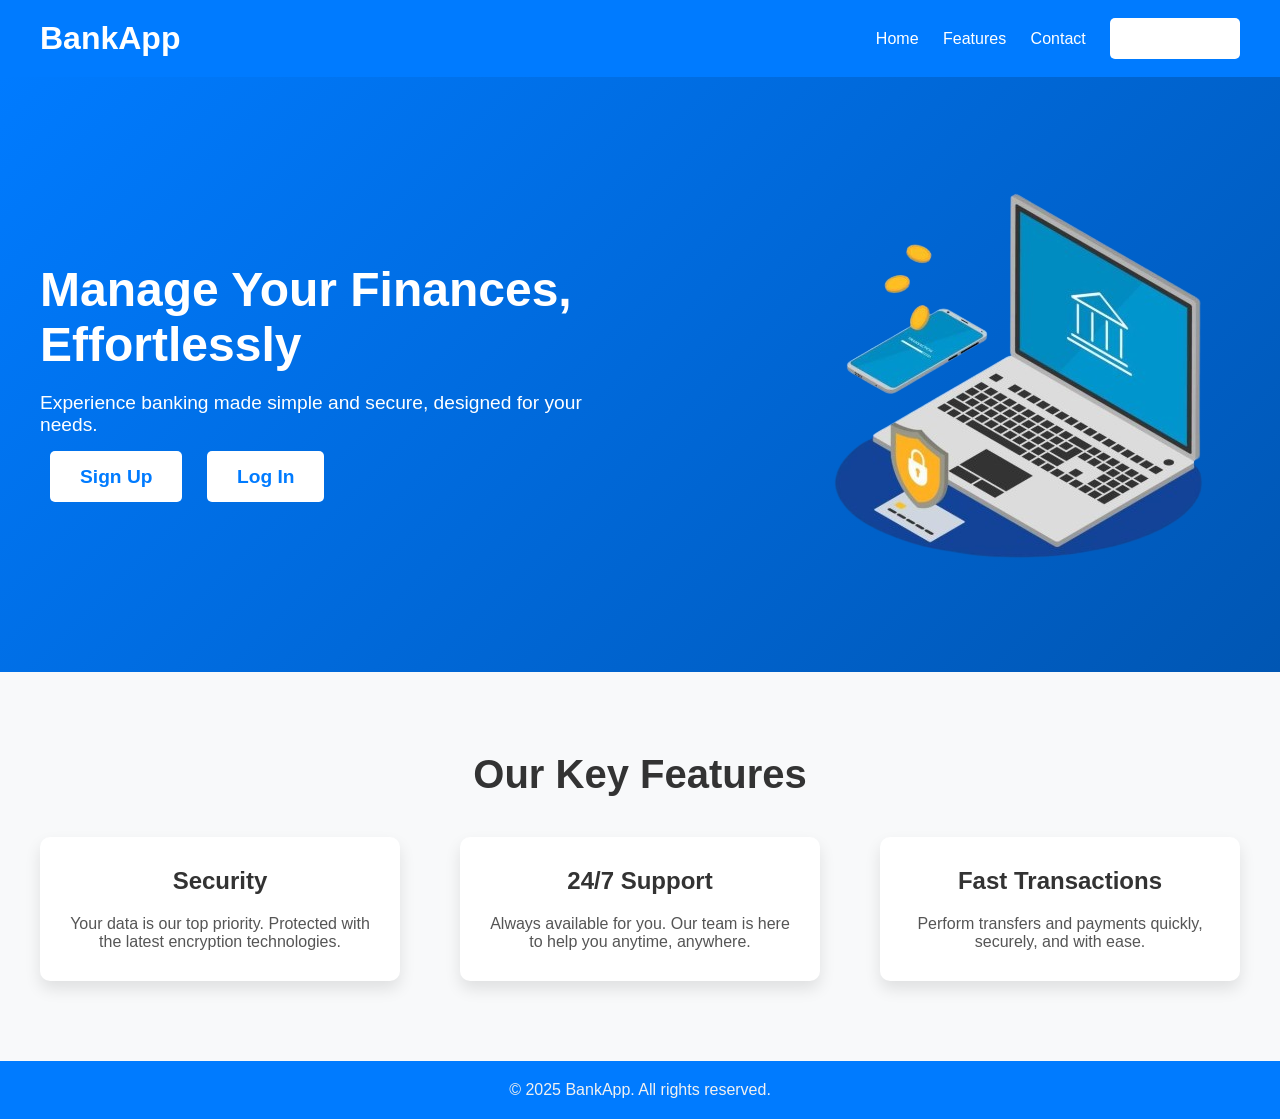
<file: html/index.html>
<!DOCTYPE html>
<html lang="en">
  <head>
    <meta charset="UTF-8" />
    <meta name="viewport" content="width=device-width, initial-scale=1.0" />
    <title>Banking App</title>
    <link rel="stylesheet" href="/css/landing.css" />
  </head>
  <body>
    <!-- Navbar -->
    <nav class="navbar">
      <div class="navbar-container">
        <a href="#" class="navbar-logo">BankApp</a>
        <div class="navbar-menu">
          <a href="#">Home</a>
          <a href="#features">Features</a>
          <a href="#contact">Contact</a>
          <a href="#signup" class="btn-primary">Get Started</a>
        </div>
      </div>
    </nav>

    <!-- Hero Section -->
    <section class="hero">
      <div class="hero-container">
        <div class="hero-text">
          <h1>Manage Your Finances, Effortlessly</h1>
          <p>
            Experience banking made simple and secure, designed for your needs.
          </p>
          <div class="hero-buttons">
            <a href="signUp.html" class="btn-primary">Sign Up</a>
            <a href="login.html" class="btn-primary">Log In</a>
          </div>
        </div>
        <div class="hero-image">
          <img src="hero.png" alt="Banking Illustration" />
        </div>
      </div>
    </section>

    <!-- Features Section -->
    <section id="features" class="features">
      <div class="features-container">
        <h2>Our Key Features</h2>
        <div class="features-cards">
          <div class="card">
            <h3>Security</h3>
            <p>
              Your data is our top priority. Protected with the latest
              encryption technologies.
            </p>
          </div>
          <div class="card">
            <h3>24/7 Support</h3>
            <p>
              Always available for you. Our team is here to help you anytime,
              anywhere.
            </p>
          </div>
          <div class="card">
            <h3>Fast Transactions</h3>
            <p>
              Perform transfers and payments quickly, securely, and with ease.
            </p>
          </div>
        </div>
      </div>
    </section>

    <!-- Footer -->
    <footer class="footer">
      <div class="footer-container">
        <p>&copy; 2025 BankApp. All rights reserved.</p>
      </div>
    </footer>
  </body>
</html>
</file>
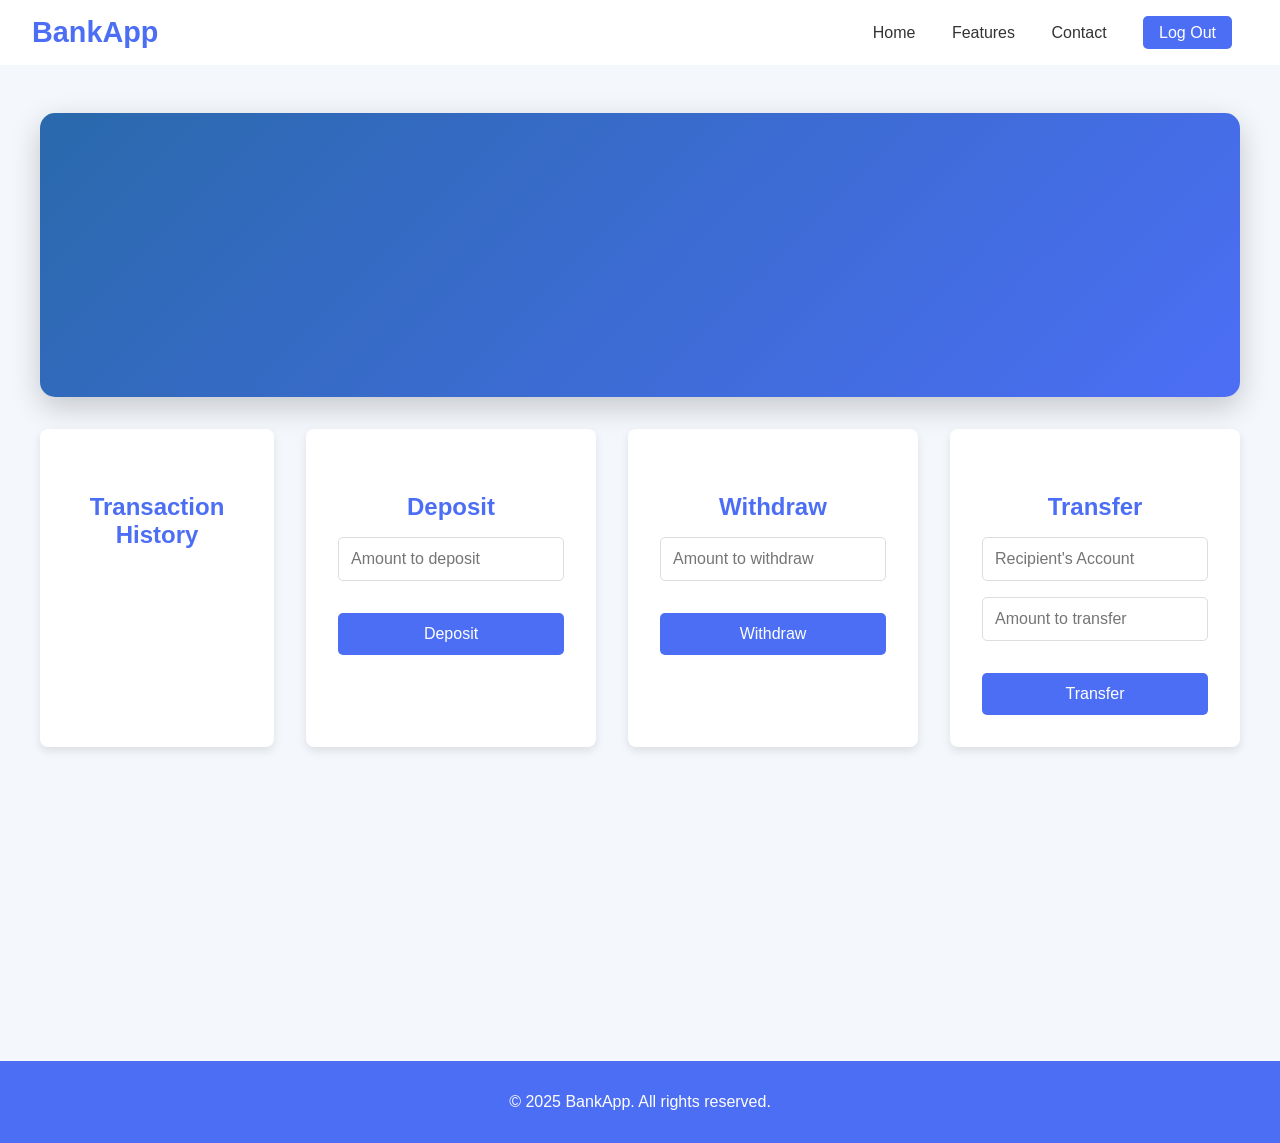
<file: html/dashboard.html>
<!DOCTYPE html>
<html lang="en">
  <head>
    <meta charset="UTF-8" />
    <meta name="viewport" content="width=device-width, initial-scale=1.0" />
    <title>Banking Dashboard</title>
    <link rel="stylesheet" href="/css/dashboard.css" />
  </head>
  <body>
    <!-- Navbar -->
    <nav class="navbar">
      <div class="navbar-container">
        <a href="#" class="navbar-logo">BankApp</a>
        <div class="navbar-menu">
          <a href="#">Home</a>
          <a href="#features">Features</a>
          <a href="#contact">Contact</a>
          <a id="log-out-dashboard" href="landing.html" class="btn-primary">Log Out</a>
        </div>
      </div>
    </nav>

    <!-- Dashboard Section -->
    <section class="dashboard">
      <div class="dashboard-container">
        <!-- User Info Card (Bank Card Look) -->
        <div class="bank-card">
          <div class="card-header">
            <h3 id="user-name"></h3>
          </div>
          <div class="card-body">
            <p id="account-number"></p>
            <p id="user-balance"></p>
          </div>
        </div>
      
        <div class="transaction-options">
          <div class="transaction-option">
            <h4>Transaction History</h4>
           <ul id="transaction-history"></ul>
          </div>

        <!-- Transaction Options -->
        <div class="transaction-options">
          <div class="transaction-option">
            <h4>Deposit</h4>
            <form>
              <input id="deposit-amount" type="number" placeholder="Amount to deposit" />
              <button id="deposit-btn" type="submit" class="btn-primary">Deposit</button>
            </form>
          </div>

          <div class="transaction-option">
            <h4>Withdraw</h4>
            <form>
              <input id="withdraw-amount" type="number" placeholder="Amount to withdraw" />
              <button id="withdraw-btn" type="submit" class="btn-primary">Withdraw</button>
            </form>
          </div>

          <div class="transaction-option">
            <h4>Transfer</h4>
            <form>
              <input id="transfer-to-account" type="text" placeholder="Recipient's Account" />
              <input id="transfer-amount" type="number" placeholder="Amount to transfer" />
              <button id="transfer-amount-btn" type="submit" class="btn-primary">Transfer</button>
            </form>
          </div>
        </div>
      </div>
    </section>

    <!-- Footer -->
    <footer class="footer">
      <div class="footer-container">
        <p>&copy; 2025 BankApp. All rights reserved.</p>
      </div>
    </footer>
    <script type="module" src="/js/user.js"></script>
    <script type="module" src="/js/dashboard.js"></script>
  </body>
</html>
</file>
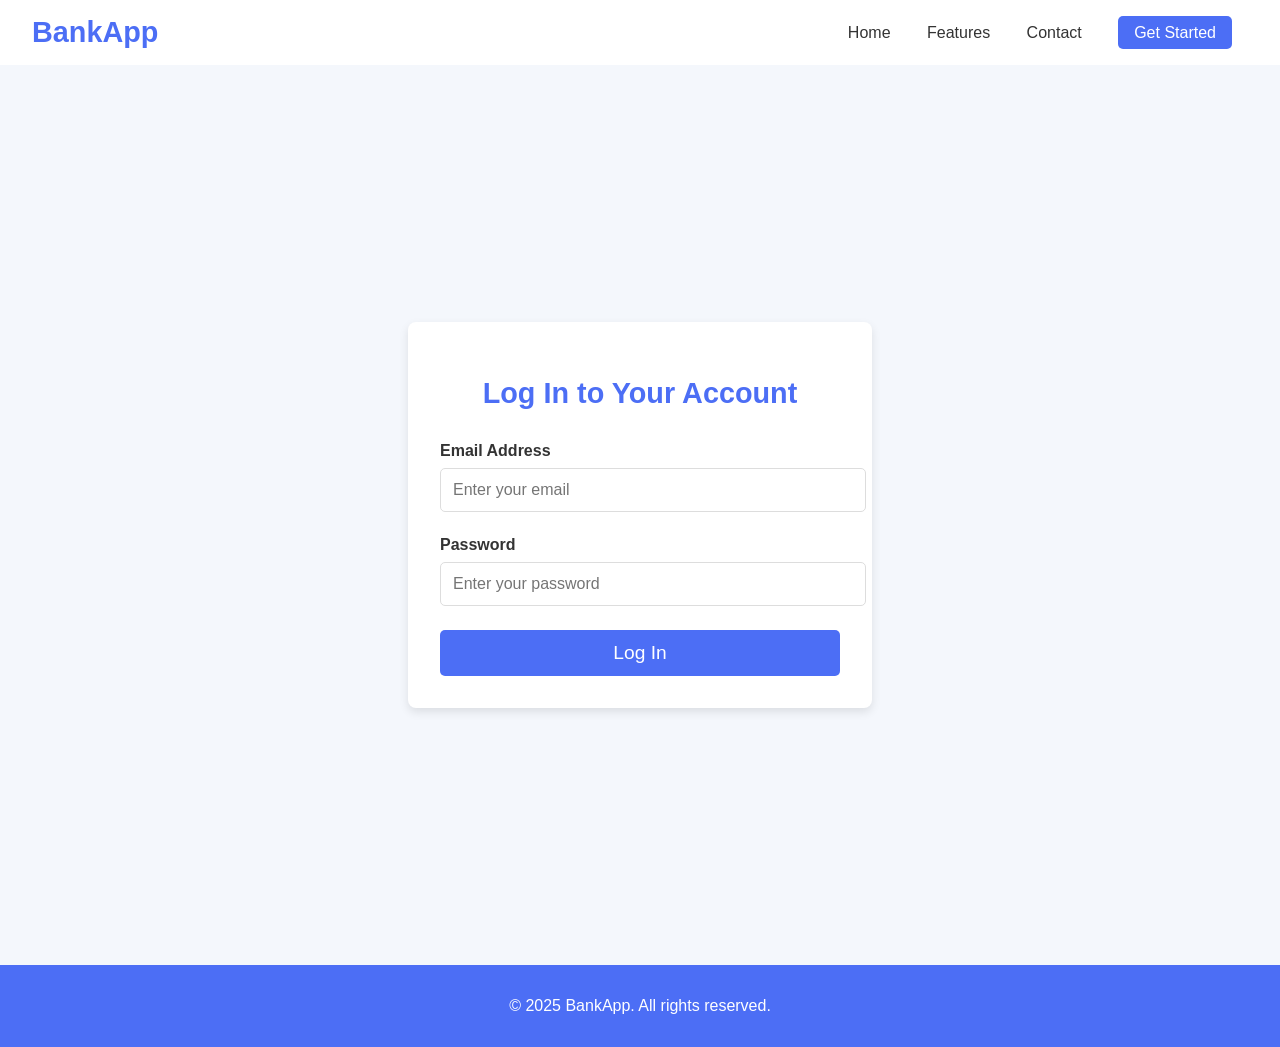
<file: html/logIn.html>
<!DOCTYPE html>
<html lang="en">
  <head>
    <meta charset="UTF-8" />
    <meta name="viewport" content="width=device-width, initial-scale=1.0" />
    <title>Banking App - Log In</title>
    <link rel="stylesheet" href="/css/logIn.css" />
  </head>
  <body>
    <!-- Navbar -->
    <nav class="navbar">
      <div class="navbar-container">
        <a href="landing.html" class="navbar-logo">BankApp</a>
        <div class="navbar-menu">
          <a href="#">Home</a>
          <a href="#features">Features</a>
          <a href="#contact">Contact</a>
          <a href="#signup" class="btn-primary">Get Started</a>
        </div>
      </div>
    </nav>

    <!-- Log In Section -->
    <section class="login">
      <div class="login-container">
        <h2>Log In to Your Account</h2>
        <form action="/login" class="login-form">
          <div id="email-log-in-div" class="form-group">
            <label for="email-log-in">Email Address</label>
            <input
              type="email"
              id="email-log-in"
              name="email"
              placeholder="Enter your email"
            />
          </div>
          <div id="password-log-in-div" class="form-group">
            <label for="password-log-in">Password</label>
            <input
              type="password"
              id="password-log-in"
              name="password"
              placeholder="Enter your password"
            />
          </div>
          <div class="form-actions">
            <button id="btn-log-in" type="submit" class="btn-primary">
              Log In
            </button>
          </div>
        </form>
      </div>
    </section>

    <!-- Footer -->
    <footer class="footer">
      <div class="footer-container">
        <p>&copy; 2025 BankApp. All rights reserved.</p>
      </div>
    </footer>
    <script type="module" src="/js/logIn.js"></script>
  </body>
</html>
</file>
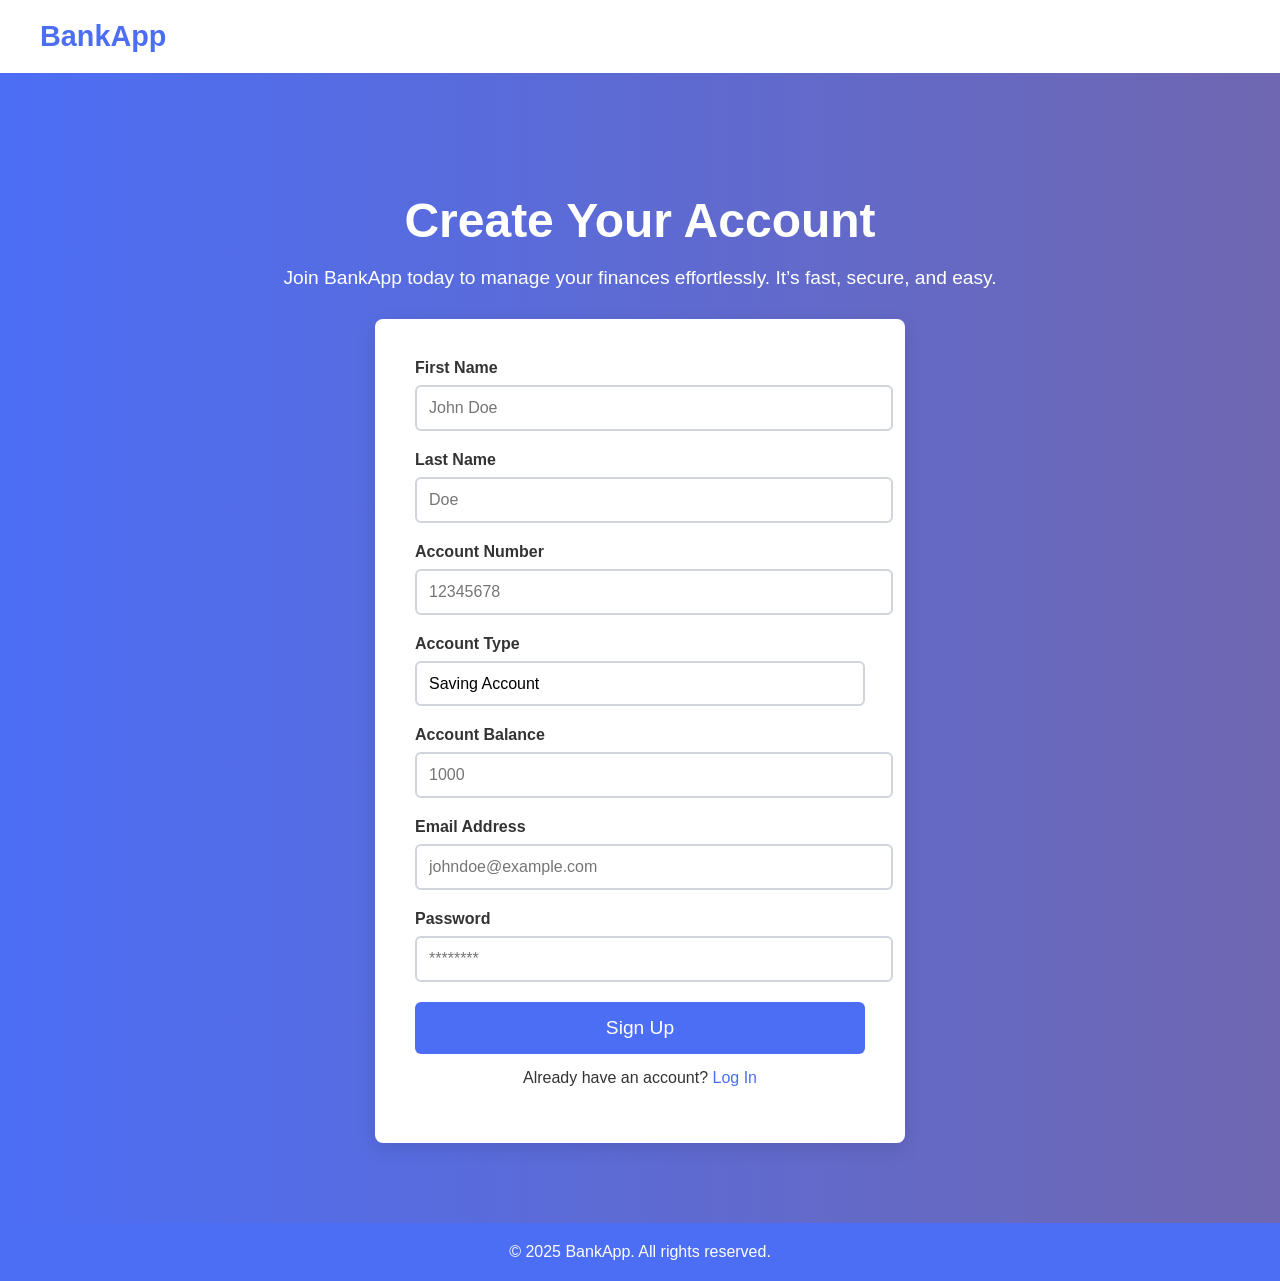
<file: html/signUp.html>
<!DOCTYPE html>
<html lang="en">
  <head>
    <meta charset="UTF-8" />
    <meta name="viewport" content="width=device-width, initial-scale=1.0" />
    <title>Sign Up - Digital Banking App</title>
    <link rel="stylesheet" href="/css/signUp.css" />
  </head>
  <body class="bg-gray-50">
    <!-- Navbar -->
    <nav class="navbar">
      <div class="container">
        <div class="navbar-content">
          <a href="landing.html" class="logo">BankApp</a>
        </div>
      </div>
    </nav>

    <!-- SignUp Section -->
    <section class="signup-section">
      <div class="container">
        <h1 class="section-title">Create Your Account</h1>
        <p class="section-subtitle">
          Join BankApp today to manage your finances effortlessly. It’s fast,
          secure, and easy.
        </p>
        <div class="signup-form-container">
          <form id="sign-up-form" action="#">
            <div id="first-name-sign-up-div" class="input-group">
              <label for="first-name">First Name</label>
              <input
                type="text"
                id="first-name-sign-up"
                name="first-name"
                placeholder="John Doe"
              />
            </div>
            <div id="last-name-sign-up-div" class="input-group">
              <label for="last-name">Last Name</label>
              <input
                type="text"
                id="last-name-sign-up"
                name="last-name"
                placeholder="Doe"
              />
            </div>
            <div id="account-number-sign-up-div" class="input-group">
              <label for="account-number-sign-up">Account Number</label>
              <input
                type="text"
                id="account-number-sign-up"
                name="account-number"
                placeholder="12345678"
              />
            </div>
            <div id="account-type-sign-up-div" class="input-group">
              <label for="account-type-sign-up">Account Type</label>
              <select id="account-type-sign-up" name="account-type">
                <option value="saving">Saving Account</option>
                <option value="checking">Checking Account</option>
              </select>
            </div>
            <div id="account-balance-sign-up-div" class="input-group">
              <label for="account-balance-sign-up">Account Balance</label>
              <input
                type="text"
                id="account-balance-sign-up"
                name="account-balance"
                placeholder="1000"
              />
            </div>
            <div id="email-sign-up-div" class="input-group">
              <label for="email-sign-up">Email Address</label>
              <input
                type="email"
                id="email-sign-up"
                name="email"
                placeholder="johndoe@example.com"
              />
            </div>
            <div id="password-sign-up-div" class="input-group">
              <label for="password-sign-up">Password</label>
              <input
                type="password"
                id="password-sign-up"
                name="password"
                placeholder="********"
              />
            </div>

            <div class="button-group">
              <button id="btn-sign-up" type="submit" class="signup-button">
                Sign Up
              </button>
            </div>
            <p class="login-link">
              Already have an account? <a href="login.html">Log In</a>
            </p>
          </form>
        </div>
      </div>
    </section>

    <!-- Footer -->
    <footer class="footer">
      <div class="container">
        <p>&copy; 2025 BankApp. All rights reserved.</p>
      </div>
    </footer>

    <script type="module" src="/js/signUp.js"></script>
  </body>
</html>
</file>
<file: css/landing.css>
/* General Reset */
* {
  margin: 0;
  padding: 0;
  box-sizing: border-box;
}

/* Body */
body {
  font-family: 'Arial', sans-serif;
  background-color: #f4f6f9;
  color: #333;
}

/* Navbar */
.navbar {
  background-color: #007bff;
  padding: 20px 40px;
  box-shadow: 0 4px 8px rgba(0, 0, 0, 0.1);
}

.navbar-container {
  display: flex;
  justify-content: space-between;
  align-items: center;
}

.navbar-logo {
  font-size: 2rem;
  font-weight: 700;
  color: white;
  text-decoration: none;
}

.navbar-menu a {
  font-size: 1rem;
  font-weight: 500;
  color: white;
  margin-left: 20px;
  text-decoration: none;
  transition: color 0.3s ease;
}

.navbar-menu a:hover {
  color: #ffd700;
}

.btn-primary {
  background-color: #28a745;
  color: white;
  padding: 12px 24px;
  font-weight: 600;
  border-radius: 5px;
  text-decoration: none;
  transition: background-color 0.3s ease;
}

.btn-primary:hover {
  background-color: #218838;
}

/* Hero Section */
.hero {
  display: flex;
  justify-content: space-between;
  padding: 100px 40px;
  background: linear-gradient(135deg, #007bff, #0056b3);
  color: white;
}

.hero-container {
  display: flex;
  justify-content: space-between;
  align-items: center;
  width: 100%;
}

.hero-text {
  max-width: 50%;
}

.hero-text h1 {
  font-size: 3rem;
  font-weight: 700;
  margin-bottom: 20px;
}

.hero-text p {
  font-size: 1.2rem;
  margin-bottom: 30px;
}

.hero-buttons a {
  margin: 0 10px;
  padding: 15px 30px;
  font-size: 1.2rem;
  border-radius: 5px;
  text-decoration: none;
  font-weight: 600;
  transition: transform 0.3s ease;
}

.hero-buttons a:hover {
  transform: scale(1.05);
}

.hero-image img {
  max-width: 500px;
  border-radius: 10px;
}

/* Features Section */
.features {
  padding: 80px 40px;
  background-color: #f8f9fa;
}

.features-container {
  text-align: center;
  max-width: 1200px;
  margin: 0 auto;
}

.features-container h2 {
  font-size: 2.5rem;
  font-weight: 700;
  margin-bottom: 40px;
}

.features-cards {
  display: flex;
  justify-content: space-between;
  gap: 30px;
  flex-wrap: wrap;
}

.card {
  background-color: white;
  padding: 30px;
  width: 30%;
  border-radius: 10px;
  box-shadow: 0 8px 16px rgba(0, 0, 0, 0.1);
  text-align: center;
  transition: all 0.3s ease;
}

.card:hover {
  transform: translateY(-10px);
  box-shadow: 0 12px 24px rgba(0, 0, 0, 0.1);
}

.card h3 {
  font-size: 1.5rem;
  font-weight: 600;
  margin-bottom: 20px;
}

.card p {
  font-size: 1rem;
  color: #555;
}

/* Footer */
.footer {
  background-color: #007bff;
  color: white;
  padding: 20px 0;
  text-align: center;
}

.footer-container p {
  font-size: 1rem;
  color: #f1f1f1;
}

/* Responsiveness */
@media (max-width: 768px) {
  .hero {
    flex-direction: column;
    text-align: center;
    padding: 60px 20px;
  }

  .hero-container {
    flex-direction: column;
    align-items: center;
  }

  .hero-image {
    margin-top: 20px;
  }

  .features-cards {
    flex-direction: column;
    align-items: center;
  }

  .card {
    width: 80%;
    margin-bottom: 30px;
  }
}
/* Osnovni stil za dugmice */
button,
a.btn {
  padding: 12px 30px;
  font-size: 1.1rem;
  font-weight: 600;
  border-radius: 5px;
  text-decoration: none;
  display: inline-block;
  text-align: center;
  cursor: pointer;
  transition: transform 0.3s ease, background-color 0.3s ease;
}

/* Primarno dugme */
.btn-primary {
  background-color: white;
  color: #007bff;
  border: none;
}

.btn-primary:hover {
  background-color: #0056b3;
  transform: scale(1.05);
  color: white;
}

/* Sekundarno dugme */
.btn-secondary {
  background-color: #28a745;
  color: white;
  border: none;
}

.btn-secondary:hover {
  background-color: #218838;
  transform: scale(1.05);
}

/* Dugme sa okvirom (outline) */
.btn-outline {
  background-color: transparent;
  color: #007bff;
  border: 2px solid #007bff;
}

.btn-outline:hover {
  background-color: #007bff;
  color: white;
  transform: scale(1.05);
}

/* Dugme za akcije (npr. za prijavu, registraciju) */
.btn-action {
  background-color: #ff5733;
  color: white;
  border: none;
}

.btn-action:hover {
  background-color: #c13900;
  transform: scale(1.05);
}

/* Dugme za male akcije (manje istaknuto) */
.btn-small {
  background-color: #6c757d;
  color: white;
  border: none;
  padding: 8px 20px;
}

.btn-small:hover {
  background-color: #5a6268;
  transform: scale(1.05);
}
</file>
<file: css/dashboard.css>
/* General styles */
body {
  font-family: Arial, sans-serif;
  margin: 0;
  padding: 0;
  background-color: #f4f7fc;
  color: #333;
}

.navbar {
  background-color: #fff;
  padding: 1rem 0;
  box-shadow: 0 4px 8px rgba(0, 0, 0, 0.1);
}

.navbar-container {
  display: flex;
  justify-content: space-between;
  align-items: center;
  padding: 0 2rem;
}

.navbar-logo {
  font-size: 1.8rem;
  font-weight: bold;
  color: #4c6ef5;
  text-decoration: none;
}

.navbar-menu a {
  margin: 0 1rem;
  color: #333;
  text-decoration: none;
  font-size: 1rem;
}

.navbar-menu .btn-primary {
  background-color: #4c6ef5;
  color: white;
  padding: 0.5rem 1rem;
  border-radius: 5px;
  text-decoration: none;
}

/* Dashboard section */
.dashboard {
  display: flex;
  justify-content: center;
  align-items: flex-start;
  height: 100vh;
  background-color: #f4f7fc;
  padding: 3rem 0;
}

.dashboard-container {
  width: 100%;
  max-width: 1200px;
  display: flex;
  flex-direction: column;
  gap: 2rem;
}

.bank-card {
  background: linear-gradient(135deg, #2a69ac, #4c6ef5);
  color: white;
  padding: 2rem;
  border-radius: 15px;
  box-shadow: 0 10px 30px rgba(0, 0, 0, 0.2);
  display: flex;
  flex-direction: column;
  justify-content: space-between;
  height: 220px;
}

.card-header h3 {
  font-size: 1.8rem;
  margin-bottom: 1rem;
}

.card-body p {
  font-size: 1.2rem;
  margin: 0.5rem 0;
}

.card-footer p {
  font-size: 1rem;
  margin-top: 1rem;
}

.transaction-options {
  display: flex;
  justify-content: space-between;
  gap: 2rem;
}

.transaction-option {
  background-color: white;
  padding: 2rem;
  box-shadow: 0 4px 10px rgba(0, 0, 0, 0.1);
  border-radius: 8px;
  width: 30%;
}

.transaction-option h4 {
  text-align: center;
  font-size: 1.5rem;
  color: #4c6ef5;
  margin-bottom: 1rem;
}

.transaction-option form {
  display: flex;
  flex-direction: column;
  gap: 1rem;
}

.transaction-option input {
  padding: 0.75rem;
  border: 1px solid #ddd;
  border-radius: 5px;
  font-size: 1rem;
  color: #333;
}

.transaction-option button {
  background-color: #4c6ef5;
  color: white;
  padding: 0.75rem 1.5rem;
  font-size: 1rem;
  border-radius: 5px;
  border: none;
  cursor: pointer;
  margin-top: 1rem;
}

.transaction-option button:hover {
  background-color: #2c4da4;
}

/* Footer styles */
.footer {
  background-color: #4c6ef5;
  color: white;
  text-align: center;
  padding: 1rem;
}
</file>
<file: css/logIn.css>
/* General styles */
body {
  font-family: Arial, sans-serif;
  margin: 0;
  padding: 0;
  background-color: #f4f7fc;
  color: #333;
}

.navbar {
  background-color: #fff;
  padding: 1rem 0;
  box-shadow: 0 4px 8px rgba(0, 0, 0, 0.1);
}

.navbar-container {
  display: flex;
  justify-content: space-between;
  align-items: center;
  padding: 0 2rem;
}

.navbar-logo {
  font-size: 1.8rem;
  font-weight: bold;
  color: #4c6ef5;
  text-decoration: none;
}

.navbar-menu a {
  margin: 0 1rem;
  color: #333;
  text-decoration: none;
  font-size: 1rem;
}

.navbar-menu .btn-primary {
  background-color: #4c6ef5;
  color: white;
  padding: 0.5rem 1rem;
  border-radius: 5px;
  text-decoration: none;
}

/* Log In section styles */
.login {
  display: flex;
  justify-content: center;
  align-items: center;
  height: 100vh;
  background-color: #f4f7fc;
}

.login-container {
  background-color: white;
  padding: 2rem;
  box-shadow: 0 4px 10px rgba(0, 0, 0, 0.1);
  border-radius: 8px;
  max-width: 400px;
  width: 100%;
}

.login-container h2 {
  text-align: center;
  font-size: 1.8rem;
  margin-bottom: 2rem;
  color: #4c6ef5;
}

.form-group {
  margin-bottom: 1.5rem;
}

.form-group label {
  font-weight: bold;
  display: block;
  margin-bottom: 0.5rem;
  color: #333;
}

.form-group input {
  width: 100%;
  padding: 0.75rem;
  border: 1px solid #ddd;
  border-radius: 5px;
  font-size: 1rem;
  color: #333;
}

.form-actions {
  text-align: center;
}

.form-actions .btn-primary {
  background-color: #4c6ef5;
  color: white;
  padding: 0.75rem 1.5rem;
  font-size: 1.2rem;
  border-radius: 5px;
  width: 100%;
  border: none;
  cursor: pointer;
}

.form-actions .btn-primary:hover {
  background-color: #2c4da4;
}

/* Footer styles */
.footer {
  background-color: #4c6ef5;
  color: white;
  text-align: center;
  padding: 1rem;
}
.error-message {
  background-color: #f8d7da; /* Svijetlocrvena pozadina */
  color: #721c24; /* Tamnocrvena boja teksta */
  border: 1px solid #f5c6cb; /* Svijetlocrveni okvir */
  padding: 10px 15px; /* Unutrašnji razmak */
  border-radius: 5px; /* Zaobljeni kutovi */
  font-size: 16px; /* Veličina fonta */
  margin: 10px 0; /* Razmak između poruka */
  display: flex;
  align-items: center; /* Poravnavanje teksta */
}
</file>
<file: css/signUp.css>
/* Osnovni stilovi za stranicu */
body {
  font-family: 'Helvetica Neue', Arial, sans-serif;
  background-color: #f7f7f7;
  margin: 0;
  padding: 0;
}

.container {
  width: 100%;
  max-width: 1200px;
  margin: 0 auto;
  padding: 0 20px;
}

/* Navbar */
.navbar {
  background-color: #fff;
  padding: 20px 0;
  box-shadow: 0 2px 10px rgba(0, 0, 0, 0.1);
}

.navbar .logo {
  font-size: 1.8rem;
  font-weight: bold;
  color: #4c6ef5;
  text-decoration: none;
}

.navbar .logo:hover {
  color: #3a56d9;
}

/* SignUp sekcija */
.signup-section {
  padding: 80px 0;
  background: linear-gradient(to right, #4c6ef5, #6f67b1);
  text-align: center;
  color: white;
}

.section-title {
  font-size: 3rem;
  font-weight: 700;
  margin-bottom: 10px;
}

.section-subtitle {
  font-size: 1.2rem;
  margin-bottom: 30px;
}

/* SignUp forma */
.signup-form-container {
  background-color: white;
  padding: 40px;
  border-radius: 8px;
  box-shadow: 0 6px 20px rgba(0, 0, 0, 0.1);
  width: 100%;
  max-width: 450px;
  margin: 0 auto;
}

.input-group {
  margin-bottom: 20px;
  text-align: left;
}

.input-group label {
  display: block;
  font-size: 1rem;
  font-weight: 600;
  color: #333;
  margin-bottom: 8px;
}

.input-group input,
.input-group select {
  width: 100%;
  padding: 12px;
  font-size: 1rem;
  border: 2px solid #d1d5db;
  border-radius: 6px;
  transition: border-color 0.3s ease;
}

.input-group input:focus,
.input-group select:focus {
  border-color: #4c6ef5;
  outline: none;
}

/* Style specifically for <select> dropdown */
.input-group select {
  background-color: #fff;
  appearance: none;
  -webkit-appearance: none;
  -moz-appearance: none;
  padding-right: 30px; /* Space for the dropdown arrow */
}

.input-group select:focus {
  border-color: #4c6ef5;
}

.button-group {
  margin-top: 20px;
}

.signup-button {
  width: 100%;
  padding: 15px;
  font-size: 1.2rem;
  background-color: #4c6ef5;
  color: white;
  border: none;
  border-radius: 6px;
  cursor: pointer;
  transition: background-color 0.3s ease;
}

.signup-button:hover {
  background-color: #3a56d9;
}

.login-link {
  font-size: 1rem;
  color: #333;
  margin-top: 15px;
}

.login-link a {
  color: #4c6ef5;
  text-decoration: none;
}

.login-link a:hover {
  text-decoration: underline;
}

/* Footer */
.footer {
  background-color: #4c6ef5;
  color: white;
  padding: 20px 0;
  text-align: center;
  font-size: 1rem;
}

.footer p {
  margin: 0;
}

/* Stil za error message */
.error-message {
  background-color: #f8d7da; /* Svijetlocrvena pozadina */
  color: #721c24; /* Tamnocrvena boja teksta */
  border: 1px solid #f5c6cb; /* Svijetlocrveni okvir */
  padding: 10px 15px; /* Unutrašnji razmak */
  border-radius: 5px; /* Zaobljeni kutovi */
  font-size: 16px; /* Veličina fonta */
  margin: 10px 0; /* Razmak između poruka */
  display: flex;
  align-items: center; /* Poravnavanje teksta */
}
</file>
